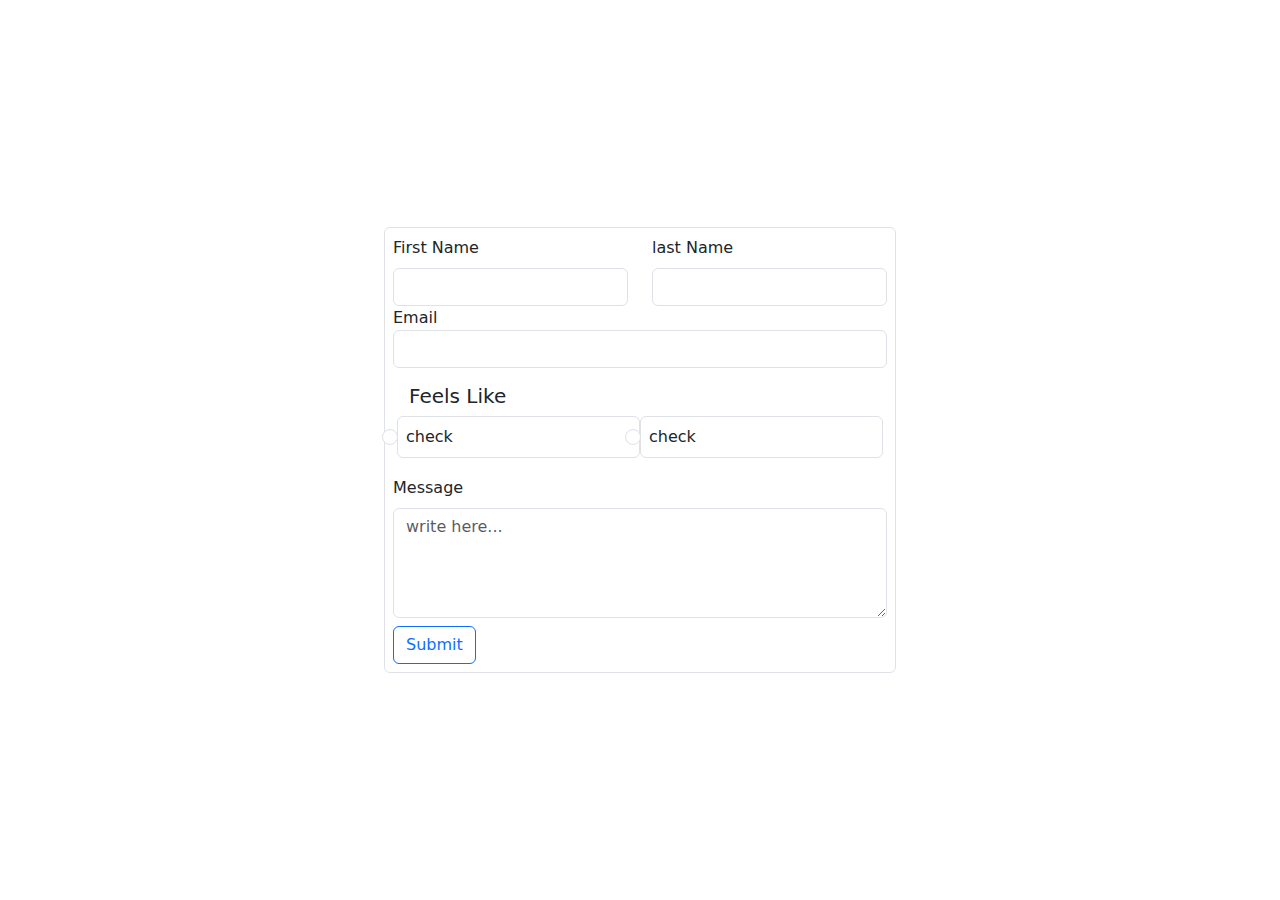
<file: index.html>
<!DOCTYPE html>
<html lang="en">
<head>
  <meta charset="UTF-8">
  <meta name="viewport" content="width=device-width, initial-scale=1.0">
  <title>Freestyling</title>
   <link href="https://cdn.jsdelivr.net/npm/bootstrap@5.3.2/dist/css/bootstrap.min.css" rel="stylesheet">
</head>
<body class="d-flex justify-content-center align-items-center vh-100" >
  <form action="" class="container border rounded p-2 " style="width: 40%;"> 
    <div class="row">

        <div class="col">
          <label for="" class="form-label">First Name</label>
          <input type="text" class="form-control">
        </div>

         <div class="col">
          <label for="" class="form-label">last Name</label>
          <input type="text" class="form-control" required>
          
        </div>

        <div class="col-12">
          <label for="">Email</label>
          <input type="email" class="form-control" required>
        </div>
    </div>

    <div class="row  p-3">
      <h5>Feels Like </h5>
      <div class="col form-check border rounded p-2 ">
            <label for="" class="form-check-label">check</label>
            <input type="checkbox" class="form-check-input rounded-circle">
      </div>
       <div class="col form-check border rounded p-2 ">
            <label for="" class="form-check-label">check</label>
            <input type="checkbox" class="form-check-input rounded-circle">
      </div>
    </div>

    <div class="mb-2">
      <label for="" class="form-label">Message</label>
      <textarea class="form-control" rows="4" placeholder="write here..."></textarea>
    </div>

    <div>
      <button class="btn btn-outline-primary">Submit</button>
    </div>

  </form>

</body>
</html>
</file>
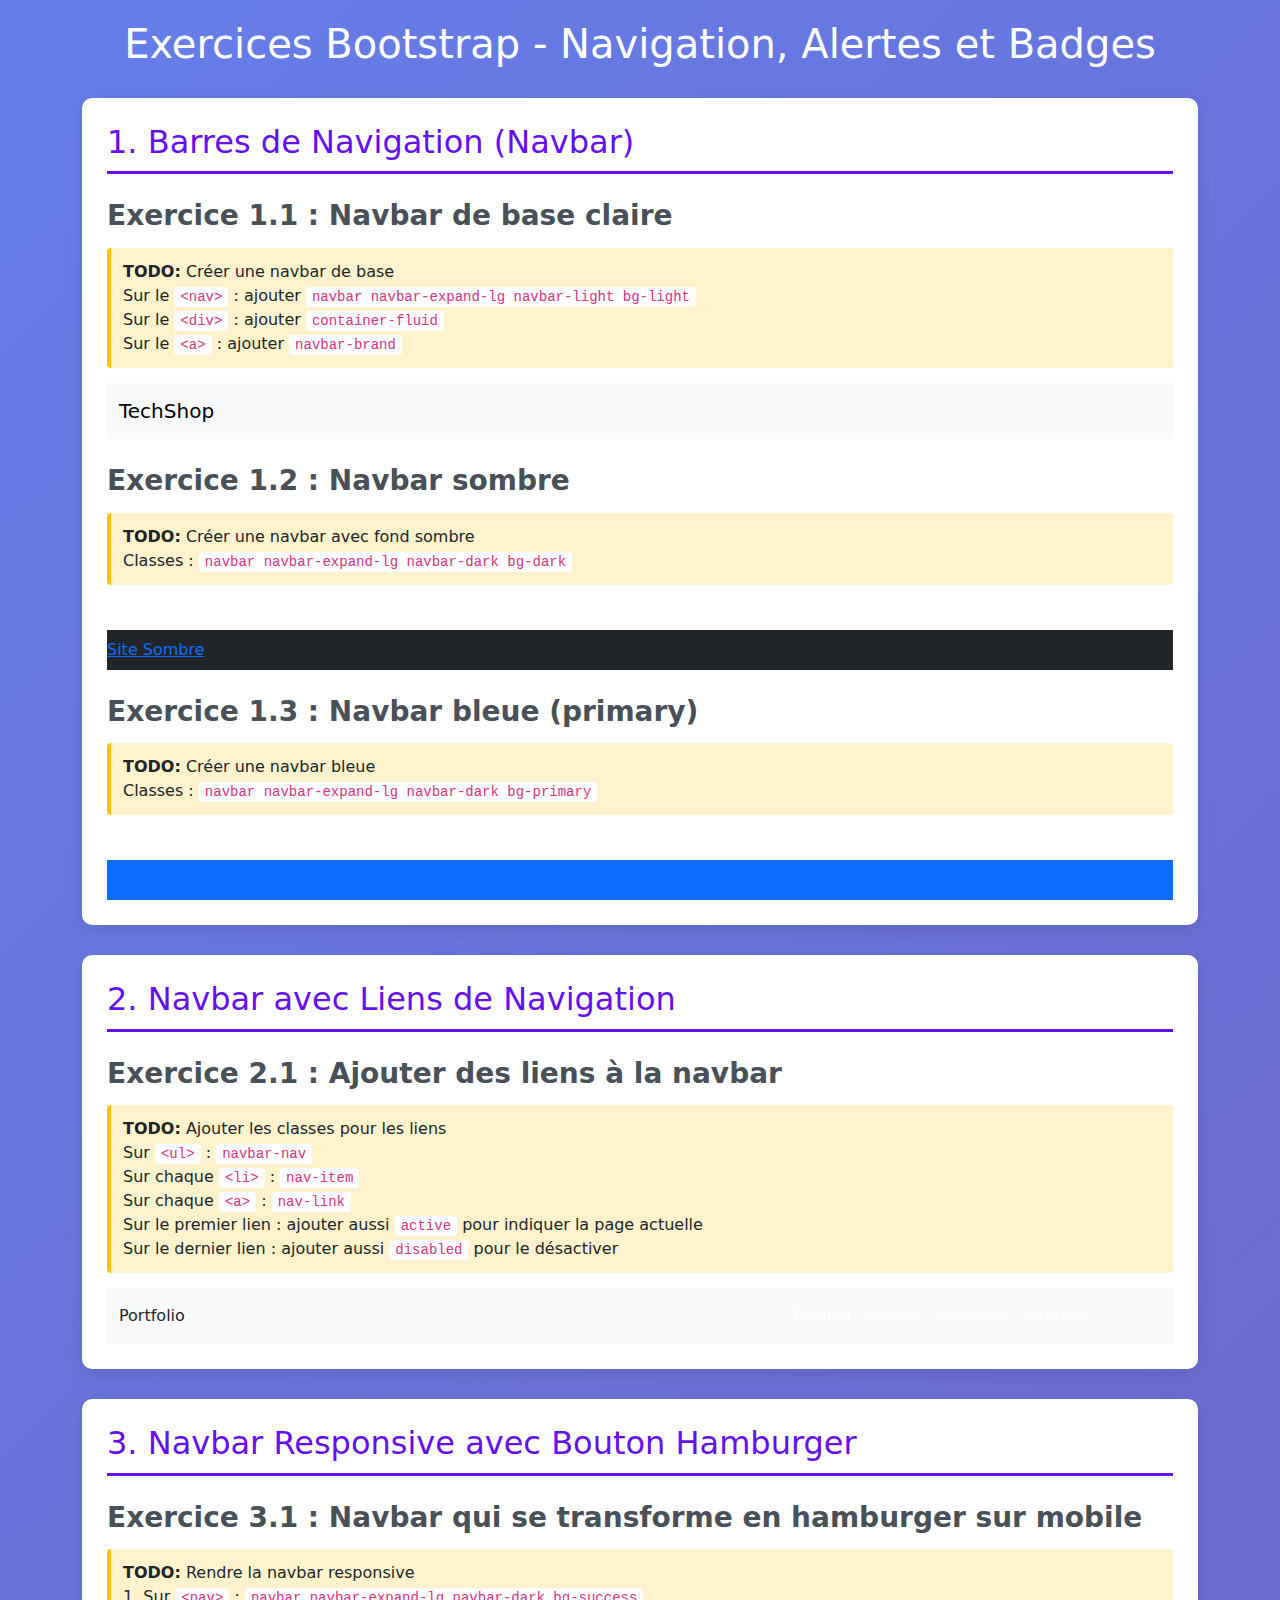
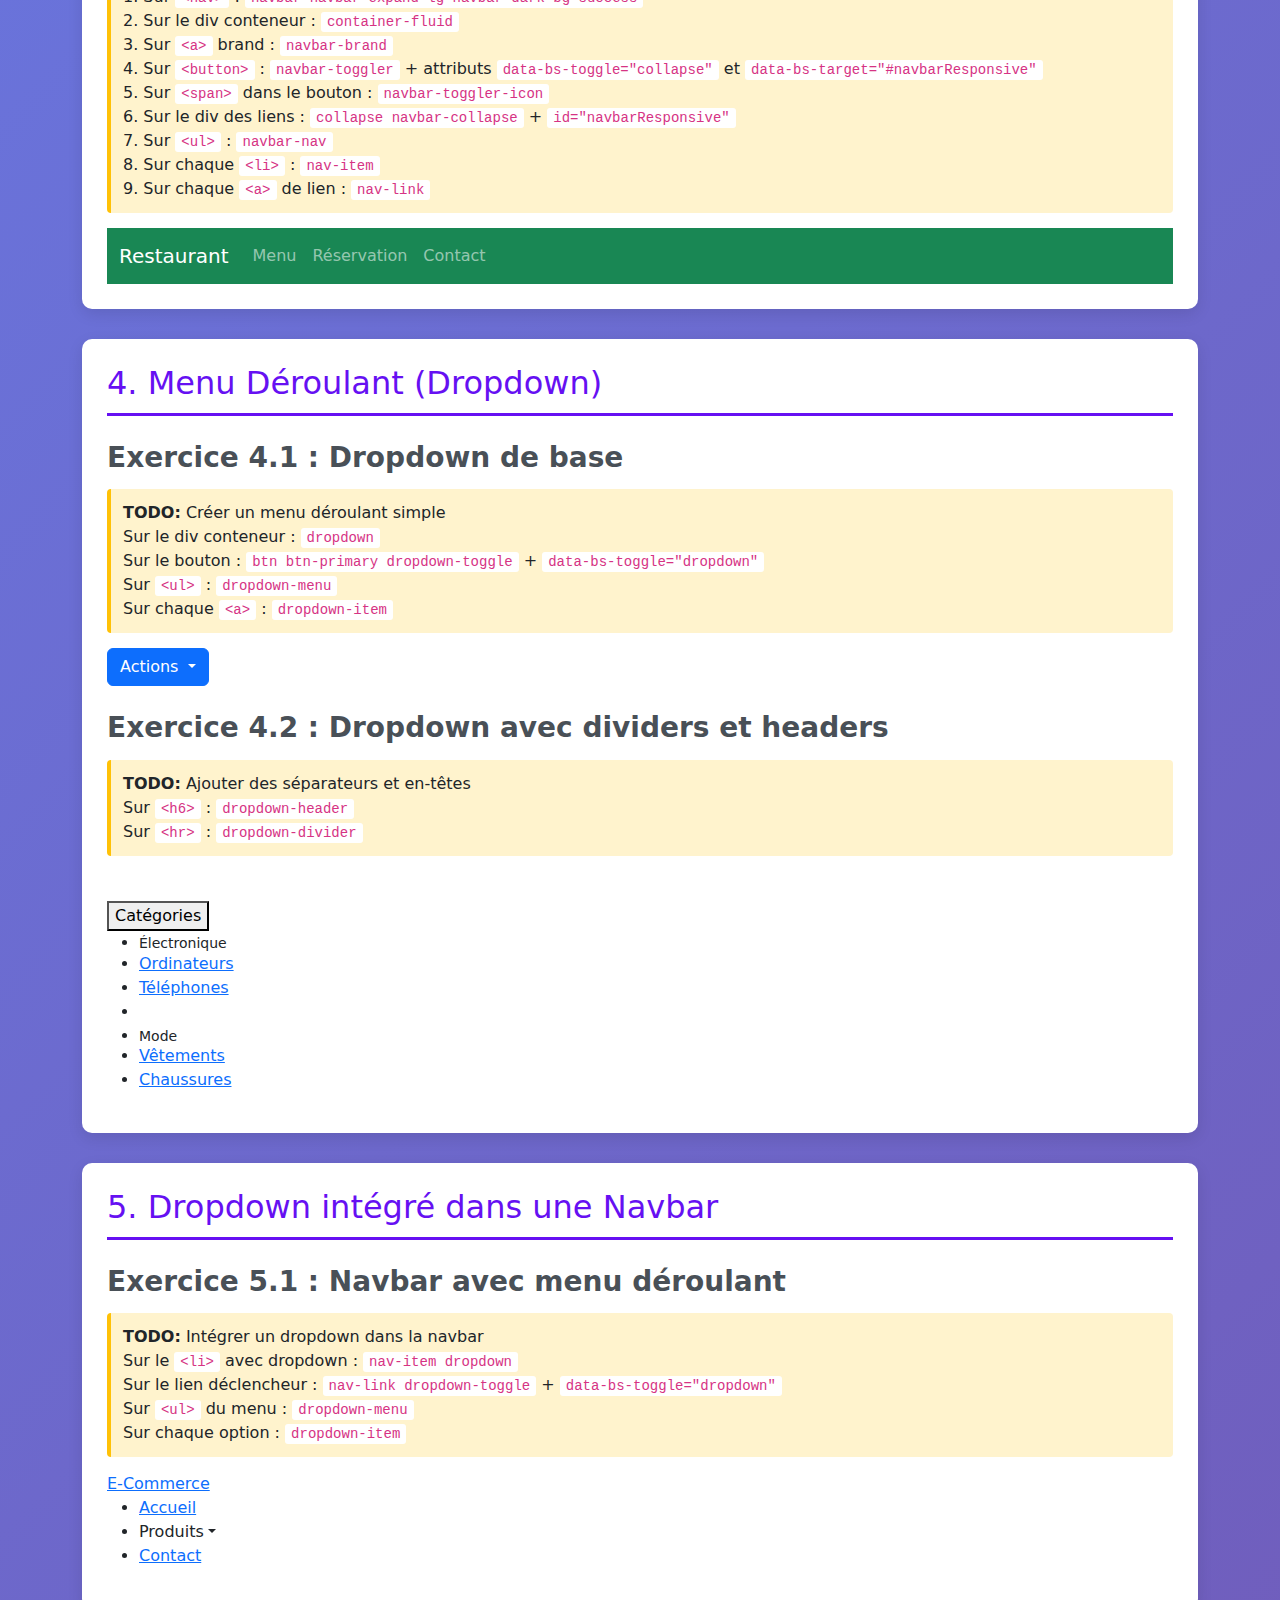
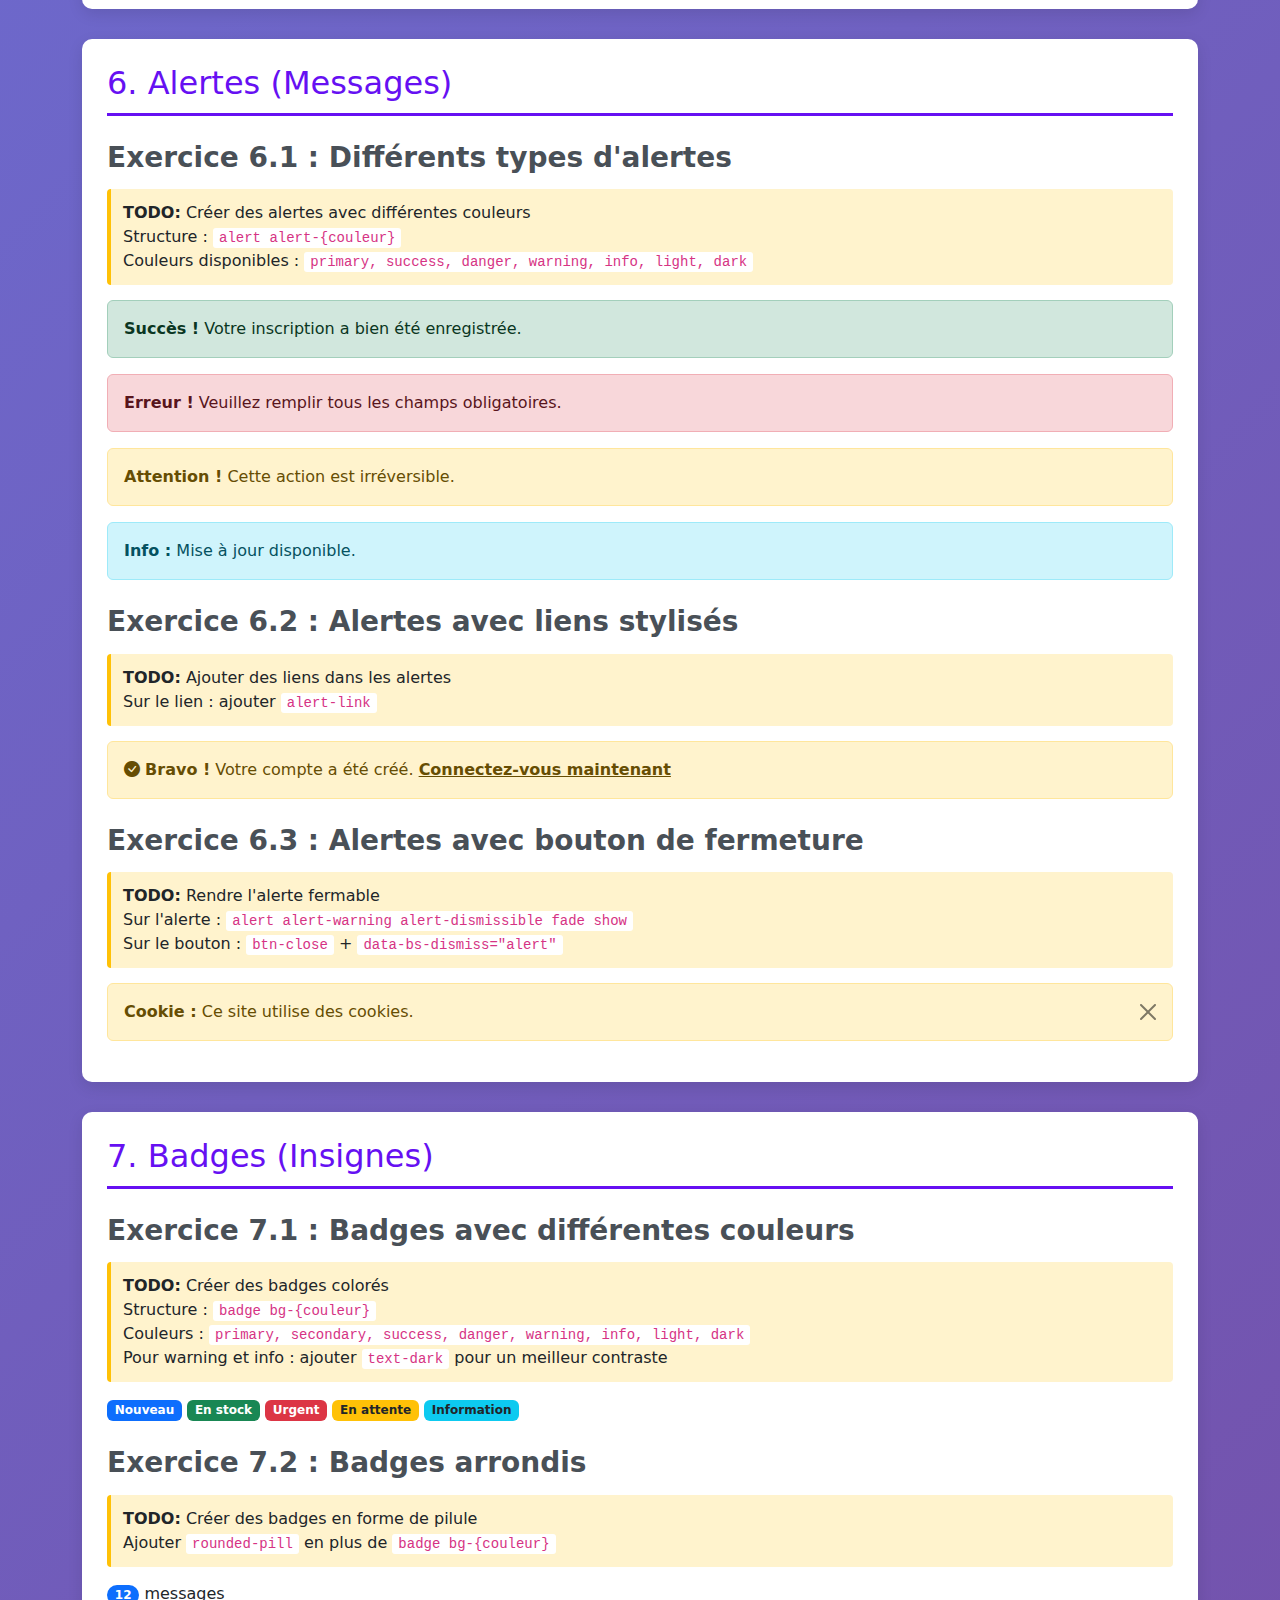
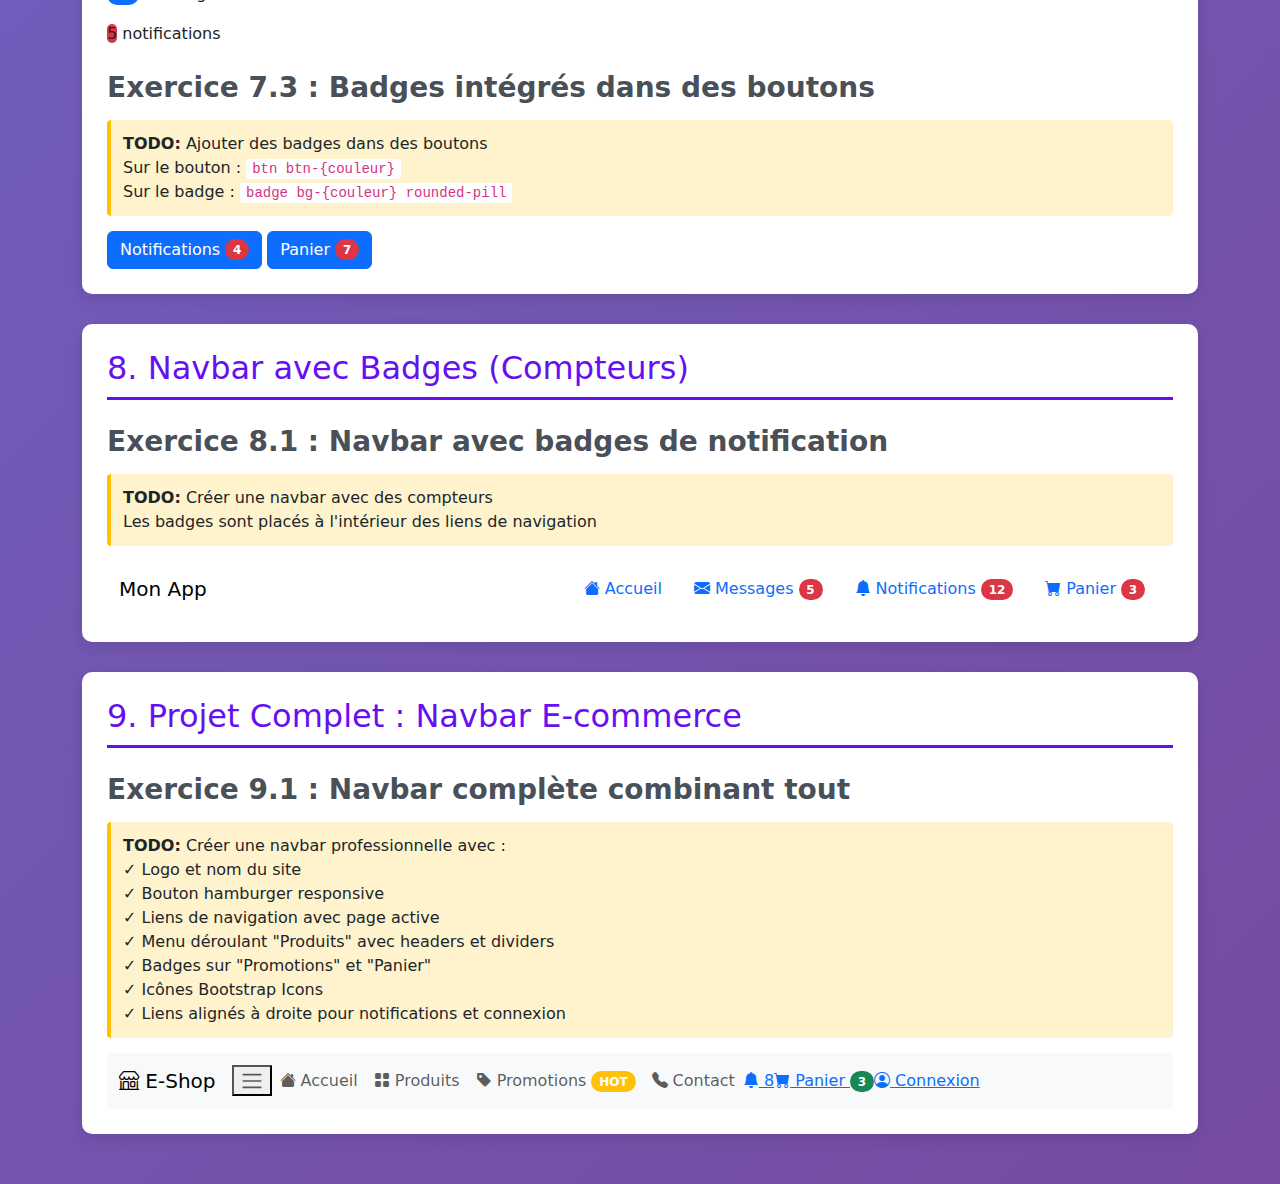
<file: activite/navbar-alertes-badges-exercices.html>
<!DOCTYPE html>
<html lang="fr">
<head>
    <meta charset="UTF-8">
    <meta name="viewport" content="width=device-width, initial-scale=1.0">
    <title>Exercices Bootstrap - Navigation, Alertes et Badges</title>
    
    <!-- Bootstrap CSS -->
    <link href="https://cdn.jsdelivr.net/npm/bootstrap@5.3.0/dist/css/bootstrap.min.css" rel="stylesheet">
    <link rel="stylesheet" href="https://cdn.jsdelivr.net/npm/bootstrap-icons@1.11.0/font/bootstrap-icons.css">
    <link rel="stylesheet" href="bootstrap.min.css">
    <style>
        body {
            background: linear-gradient(135deg, #667eea 0%, #764ba2 100%);
            min-height: 100vh;
            padding: 20px;
        }
        
        .demo-section {
            background-color: white;
            margin-bottom: 30px;
            padding: 25px;
            border-radius: 10px;
            box-shadow: 0 5px 15px rgba(0,0,0,0.1);
        }
        
        .section-title {
            color: #6610f2;
            margin-bottom: 20px;
            padding-bottom: 10px;
            border-bottom: 3px solid #6610f2;
        }
        
        .exercise-title {
            color: #495057;
            margin-top: 25px;
            margin-bottom: 15px;
            font-weight: 600;
        }
        
        .todo-box {
            background-color: #fff3cd;
            border-left: 4px solid #ffc107;
            padding: 12px;
            margin-bottom: 15px;
            border-radius: 4px;
        }
        
        .todo-box code {
            background-color: #fff;
            padding: 2px 6px;
            border-radius: 3px;
            color: #d63384;
        }
        
        .spacer {
            height: 30px;
        }
    </style>
</head>
<body>
    <div class="container">
        <h1 style="text-align: center; color: white; margin-bottom: 30px;">
            Exercices Bootstrap - Navigation, Alertes et Badges
        </h1>
        
        <!-- ========== SECTION 1 : NAVBAR DE BASE ========== -->
        <div class="demo-section">
            <h2 class="section-title">1. Barres de Navigation (Navbar)</h2>
            
            <!-- Exercice 1.1 : Navbar de base -->
            <h3 class="exercise-title">Exercice 1.1 : Navbar de base claire</h3>
            <div class="todo-box">
                <strong>TODO:</strong> Créer une navbar de base<br>
                Sur le <code>&lt;nav&gt;</code> : ajouter <code>navbar navbar-expand-lg navbar-light bg-light</code><br>
                Sur le <code>&lt;div&gt;</code> : ajouter <code>container-fluid</code><br>
                Sur le <code>&lt;a&gt;</code> : ajouter <code>navbar-brand</code>
            </div>
            
            <!-- TODO: Ajouter les classes Bootstrap appropriées -->
            <nav class="navbar navbar-expand-lg navbar-light bg-light">
                <div class="container-fluid">
                    <a href="#" class="navbar-brand">TechShop</a>
                </div>
            </nav>
            
            <!-- Exercice 1.2 : Navbar sombre -->
            <h3 class="exercise-title">Exercice 1.2 : Navbar sombre</h3>
            <div class="todo-box">
                <strong>TODO:</strong> Créer une navbar avec fond sombre<br>
                Classes : <code>navbar navbar-expand-lg navbar-dark bg-dark</code>
            </div>
            
            <div class="spacer"></div>
            
            <!-- TODO: Ajouter les classes Bootstrap appropriées -->
            <nav class="navbar navbar-expand-lg navbar-dark bg-dark">
                <div>
                    <a href="#">Site Sombre</a>
                </div>
            </nav>
            
            <!-- Exercice 1.3 : Navbar avec couleur primaire -->
            <h3 class="exercise-title">Exercice 1.3 : Navbar bleue (primary)</h3>
            <div class="todo-box">
                <strong>TODO:</strong> Créer une navbar bleue<br>
                Classes : <code>navbar navbar-expand-lg navbar-dark bg-primary</code>
            </div>
            
            <div class="spacer"></div>
            
            <!-- TODO: Ajouter les classes Bootstrap appropriées -->
            <nav class="navbar navbar-expand-lg navbar-dark bg-primary">
                <div>
                    <a href="#">Mon Application</a>
                </div>
            </nav>
        </div>
        
        <!-- ========== SECTION 2 : NAVBAR AVEC LIENS ========== -->
        <div class="demo-section">
            <h2 class="section-title">2. Navbar avec Liens de Navigation</h2>
            
            <h3 class="exercise-title">Exercice 2.1 : Ajouter des liens à la navbar</h3>
            <div class="todo-box">
                <strong>TODO:</strong> Ajouter les classes pour les liens<br>
                Sur <code>&lt;ul&gt;</code> : <code>navbar-nav</code><br>
                Sur chaque <code>&lt;li&gt;</code> : <code>nav-item</code><br>
                Sur chaque <code>&lt;a&gt;</code> : <code>nav-link</code><br>
                Sur le premier lien : ajouter aussi <code>active</code> pour indiquer la page actuelle<br>
                Sur le dernier lien : ajouter aussi <code>disabled</code> pour le désactiver
            </div>
            
            <!-- TODO: Ajouter les classes Bootstrap appropriées -->
            <nav class="navbar navbar-expand-lg navbar-dark bg-light">
                <div class="container-fluid">
                    <a href="#" class="nav-link">Portfolio</a>
                    <ul class="navbar-nav">
                        <li class="nav-item"><a href="#" class="nav-link active">Accueil</a></li>
                        <li class="nav-item"><a href="#" class="nav-link">Projets</a></li>
                        <li class="nav-item"><a href="#" class="nav-link">À propos</a></li>
                        <li class="nav-item"><a href="#" class="nav-link">Contact</a></li>
                        <li class="nav-item"><a href="#" class="nav-link disabled">Admin</a></li>
                    </ul>
                </div>
            </nav>
        </div>
        
        <!-- ========== SECTION 3 : NAVBAR RESPONSIVE ========== -->
        <div class="demo-section">
            <h2 class="section-title">3. Navbar Responsive avec Bouton Hamburger</h2>
            
            <h3 class="exercise-title">Exercice 3.1 : Navbar qui se transforme en hamburger sur mobile</h3>
            <div class="todo-box">
                <strong>TODO:</strong> Rendre la navbar responsive<br>
                1. Sur <code>&lt;nav&gt;</code> : <code>navbar navbar-expand-lg navbar-dark bg-success</code><br>
                2. Sur le div conteneur : <code>container-fluid</code><br>
                3. Sur <code>&lt;a&gt;</code> brand : <code>navbar-brand</code><br>
                4. Sur <code>&lt;button&gt;</code> : <code>navbar-toggler</code> + attributs <code>data-bs-toggle="collapse"</code> et <code>data-bs-target="#navbarResponsive"</code><br>
                5. Sur <code>&lt;span&gt;</code> dans le bouton : <code>navbar-toggler-icon</code><br>
                6. Sur le div des liens : <code>collapse navbar-collapse</code> + <code>id="navbarResponsive"</code><br>
                7. Sur <code>&lt;ul&gt;</code> : <code>navbar-nav</code><br>
                8. Sur chaque <code>&lt;li&gt;</code> : <code>nav-item</code><br>
                9. Sur chaque <code>&lt;a&gt;</code> de lien : <code>nav-link</code>
            </div>
            
            <!-- TODO: Ajouter toutes les classes Bootstrap nécessaires -->
            <nav class="navbar navbar-expand-lg navbar-dark bg-success">
                <div class="container-fluid">
                    <a href="#" class="navbar-brand">Restaurant</a>
                    
                    <!-- Bouton hamburger pour mobile -->
                    <button type="button" class="navbar-toggler" data-bs-toggle="collapse" data-bs-target="#navbarResponsive" >
                        <span class="navbar-toggler-icon"></span>
                    </button>
                    
                    <!-- Contenu qui se cache/affiche -->
                    <div class="collapse navbar-collapse" id="navbarResponsive">
                        <ul class="navbar-nav">
                            <li class="nav-item"><a class="nav-link" href="#" >Menu</a></li>
                            <li class="nav-item"><a class="nav-link" href="#" >Réservation</a></li>
                            <li class="nav-item"><a class="nav-link" href="#" >Contact</a></li>
                        </ul>
                    </div>
                </div>
            </nav>
        </div>
        
        <!-- ========== SECTION 4 : DROPDOWN (MENU DÉROULANT) ========== -->
        <div class="demo-section">
            <h2 class="section-title">4. Menu Déroulant (Dropdown)</h2>
            
            <!-- Exercice 4.1 : Dropdown simple -->
            <h3 class="exercise-title">Exercice 4.1 : Dropdown de base</h3>
            <div class="todo-box">
                <strong>TODO:</strong> Créer un menu déroulant simple<br>
                Sur le div conteneur : <code>dropdown</code><br>
                Sur le bouton : <code>btn btn-primary dropdown-toggle</code> + <code>data-bs-toggle="dropdown"</code><br>
                Sur <code>&lt;ul&gt;</code> : <code>dropdown-menu</code><br>
                Sur chaque <code>&lt;a&gt;</code> : <code>dropdown-item</code>
            </div>
            
            <!-- TODO: Ajouter les classes Bootstrap appropriées -->
            <div class="dropdown">
                <button type="button" class="btn btn-primary dropdown-toggle" data-bs-toggle="dropdown">
                    Actions
                </button>
                <ul class="dropdown-menu">
                    <li><a href="#" class="dropdown-item">Modifier</a></li>
                    <li><a href="#" class="dropdown-item">Supprimer</a></li>
                    <li><a href="#" class="dropdown-item">Archiver</a></li>
                </ul>
            </div>
            
            <!-- Exercice 4.2 : Dropdown avec séparateurs -->
            <h3 class="exercise-title">Exercice 4.2 : Dropdown avec dividers et headers</h3>
            <div class="todo-box">
                <strong>TODO:</strong> Ajouter des séparateurs et en-têtes<br>
                Sur <code>&lt;h6&gt;</code> : <code>dropdown-header</code><br>
                Sur <code>&lt;hr&gt;</code> : <code>dropdown-divider</code>
            </div>
            
            <div class="spacer"></div>
            
            <!-- TODO: Ajouter les classes Bootstrap appropriées -->
            <div>
                <button type="button">
                    Catégories
                </button>
                <ul>
                    <li><h6 class="dropdown-header">Électronique</h6></li>
                    <li><a href="#">Ordinateurs</a></li>
                    <li><a href="#">Téléphones</a></li>
                    <li><hr class="dropdown-divider"></li>
                    <li><h6 class="dropdown-header">Mode</h6></li>
                    <li><a href="#">Vêtements</a></li>
                    <li><a href="#">Chaussures</a></li>
                </ul>
            </div>
        </div>
        
        <!-- ========== SECTION 5 : DROPDOWN DANS NAVBAR ========== -->
        <div class="demo-section">
            <h2 class="section-title">5. Dropdown intégré dans une Navbar</h2>
            
            <h3 class="exercise-title">Exercice 5.1 : Navbar avec menu déroulant</h3>
            <div class="todo-box">
                <strong>TODO:</strong> Intégrer un dropdown dans la navbar<br>
                Sur le <code>&lt;li&gt;</code> avec dropdown : <code>nav-item dropdown</code><br>
                Sur le lien déclencheur : <code>nav-link dropdown-toggle</code> + <code>data-bs-toggle="dropdown"</code><br>
                Sur <code>&lt;ul&gt;</code> du menu : <code>dropdown-menu</code><br>
                Sur chaque option : <code>dropdown-item</code>
            </div>
            
            <!-- TODO: Ajouter toutes les classes nécessaires -->
            <nav>
                <div>
                    <a href="#">E-Commerce</a>
                    <ul>
                        <li class="nav-item dropdown"><a href="#" >Accueil</a></li>
                        
                        <!-- Menu déroulant -->
                        <li>
                            <a href="#" class="nav-link dropdown-toggle" data-bs-toggle="dropdown">Produits</a>
                            <ul class="dropdown-menu">
                                <li class="dropdown-item"><a href="#">Ordinateurs</a></li>
                                <li class="dropdown-item"><a href="#">Téléphones</a></li>
                                <li class="dropdown-item"><a href="#">Accessoires</a></li>
                            </ul>
                        </li>
                        
                        <li><a href="#">Contact</a></li>
                    </ul>
                </div>
            </nav>
        </div>
        
        <!-- ========== SECTION 6 : ALERTES ========== -->
        <div class="demo-section">
            <h2 class="section-title">6. Alertes (Messages)</h2>
            
            <!-- Exercice 6.1 : Alertes colorées -->
            <h3 class="exercise-title">Exercice 6.1 : Différents types d'alertes</h3>
            <div class="todo-box">
                <strong>TODO:</strong> Créer des alertes avec différentes couleurs<br>
                Structure : <code>alert alert-{couleur}</code><br>
                Couleurs disponibles : <code>primary, success, danger, warning, info, light, dark</code>
            </div>
            
            <!-- TODO: Ajouter class="alert alert-success" -->
            <div class="alert alert-success">
                <strong >Succès !</strong> Votre inscription a bien été enregistrée.
            </div>
            
            <!-- TODO: Ajouter class="alert alert-danger" -->
            <div class="alert alert-danger">
                <strong >Erreur !</strong> Veuillez remplir tous les champs obligatoires.
            </div>
            
            <!-- TODO: Ajouter class="alert alert-warning" -->
            <div  class="alert alert-warning">
                <strong>Attention !</strong> Cette action est irréversible.
            </div>
            
            <!-- TODO: Ajouter class="alert alert-info" -->
            <div class="alert alert-info">
                <strong >Info :</strong> Mise à jour disponible.
            </div>
            
            <!-- Exercice 6.2 : Alertes avec liens -->
            <h3 class="exercise-title">Exercice 6.2 : Alertes avec liens stylisés</h3>
            <div class="todo-box">
                <strong>TODO:</strong> Ajouter des liens dans les alertes<br>
                Sur le lien : ajouter <code>alert-link</code>
            </div>
            
            <!-- TODO: Ajouter les classes appropriées -->
            <div class="alert alert-warning alert-dismissible fade show">
                <i class="bi bi-check-circle-fill"></i>
                <strong>Bravo !</strong> Votre compte a été créé. 
                <a href="#" class="alert-link">Connectez-vous maintenant</a>
            </div>
            
            <!-- Exercice 6.3 : Alertes fermables -->
            <h3 class="exercise-title">Exercice 6.3 : Alertes avec bouton de fermeture</h3>
            <div class="todo-box">
                <strong>TODO:</strong> Rendre l'alerte fermable<br>
                Sur l'alerte : <code>alert alert-warning alert-dismissible fade show</code><br>
                Sur le bouton : <code>btn-close</code> + <code>data-bs-dismiss="alert"</code>
            </div>
            
            <!-- TODO: Ajouter les classes appropriées -->
            <div class="alert alert-warning alert-dismissible fade show">
                <strong>Cookie :</strong> Ce site utilise des cookies.
                <button type="button" class="btn-close" data-bs-dismiss="alert"></button>
            </div>
        </div>
        
        <!-- ========== SECTION 7 : BADGES ========== -->
        <div class="demo-section">
            <h2 class="section-title">7. Badges (Insignes)</h2>
            
            <!-- Exercice 7.1 : Badges colorés -->
            <h3 class="exercise-title">Exercice 7.1 : Badges avec différentes couleurs</h3>
            <div class="todo-box">
                <strong>TODO:</strong> Créer des badges colorés<br>
                Structure : <code>badge bg-{couleur}</code><br>
                Couleurs : <code>primary, secondary, success, danger, warning, info, light, dark</code><br>
                Pour warning et info : ajouter <code>text-dark</code> pour un meilleur contraste
            </div>
            
            <!-- TODO: Ajouter class="badge bg-primary" -->
            <span class="badge bg-primary">Nouveau</span>
            
            <!-- TODO: Ajouter class="badge bg-success" -->
            <span class=" badge bg-success">En stock</span>
            
            <!-- TODO: Ajouter class="badge bg-danger" -->
            <span class=" badge bg-danger">Urgent</span>
            
            <!-- TODO: Ajouter class="badge bg-warning text-dark" -->
            <span class="badge bg-warning text-dark">En attente</span>
            
            <!-- TODO: Ajouter class="badge bg-info text-dark" -->
            <span class="badge bg-info text-dark">Information</span>
            
            <!-- Exercice 7.2 : Badges arrondis (pilule) -->
            <h3 class="exercise-title">Exercice 7.2 : Badges arrondis</h3>
            <div class="todo-box">
                <strong>TODO:</strong> Créer des badges en forme de pilule<br>
                Ajouter <code>rounded-pill</code> en plus de <code>badge bg-{couleur}</code>
            </div>
            
            <p>
                <!-- TODO: Ajouter class="badge bg-primary rounded-pill" -->
                <span class="badge bg-primary rounded-pill">12</span> messages
            </p>
            
            <p>
                <!-- TODO: Ajouter class="badge bg-danger rounded-pill" -->
                <span class=" bg-danger rounded-pill">5</span> notifications
            </p>
            
            <!-- Exercice 7.3 : Badges dans des boutons -->
            <h3 class="exercise-title">Exercice 7.3 : Badges intégrés dans des boutons</h3>
            <div class="todo-box">
                <strong>TODO:</strong> Ajouter des badges dans des boutons<br>
                Sur le bouton : <code>btn btn-{couleur}</code><br>
                Sur le badge : <code>badge bg-{couleur} rounded-pill</code>
            </div>
            
            <!-- TODO: Ajouter les classes appropriées -->
            <button type="button" class="btn btn-primary">
                Notifications <span class="badge bg-danger rounded-pill">4</span>
            </button>
            
            <!-- TODO: Ajouter les classes appropriées -->
            <button type="button" class="btn btn-primary">
                Panier <span class="badge bg-danger rounded-pill">7</span>
            </button>
        </div>
        
        <!-- ========== SECTION 8 : NAVBAR AVEC BADGES ========== -->
        <div class="demo-section">
            <h2 class="section-title">8. Navbar avec Badges (Compteurs)</h2>
            
            <h3 class="exercise-title">Exercice 8.1 : Navbar avec badges de notification</h3>
            <div class="todo-box">
                <strong>TODO:</strong> Créer une navbar avec des compteurs<br>
                Les badges sont placés à l'intérieur des liens de navigation
            </div>
            
            <!-- TODO: Ajouter toutes les classes nécessaires -->
            <nav class=" navbar navbar-expand-lg">
                <div class="container-fluid">
                    <a href="#" class="navbar-brand">Mon App</a>
                    <ul class="nav ">
                        <li class="nav-item">
                            <a href="#" class="nav-link">
                                <i class="bi bi-house-fill"></i> Accueil
                            </a>
                        </li>
                        <li class="nav-item">
                            <a href="#" class="nav-link">
                                <i class="bi bi-envelope-fill"></i> Messages
                                <span class="badge bg-danger rounded-pill">5</span>
                            </a>
                        </li>
                        <li class="nav-item">
                            <a href="#" class="nav-link">
                                <i class="bi bi-bell-fill"></i> Notifications
                                <span class="badge bg-danger rounded-pill">12</span>
                            </a>
                        </li>
                        <li class="nav-item">
                            <a href="#" class="nav-link">
                                <i class="bi bi-cart-fill"></i> Panier
                                <span class="badge bg-danger rounded-pill">3</span>
                            </a>
                        </li>
                    </ul>
                </div>
            </nav>
        </div>
        
        <!-- ========== SECTION 9 : PROJET COMPLET ========== -->
        <div class="demo-section">
            <h2 class="section-title">9. Projet Complet : Navbar E-commerce</h2>
            
            <h3 class="exercise-title">Exercice 9.1 : Navbar complète combinant tout</h3>
            <div class="todo-box">
                <strong>TODO:</strong> Créer une navbar professionnelle avec :<br>
                ✓ Logo et nom du site<br>
                ✓ Bouton hamburger responsive<br>
                ✓ Liens de navigation avec page active<br>
                ✓ Menu déroulant "Produits" avec headers et dividers<br>
                ✓ Badges sur "Promotions" et "Panier"<br>
                ✓ Icônes Bootstrap Icons<br>
                ✓ Liens alignés à droite pour notifications et connexion
            </div>
            
            <!-- TODO: Compléter cette navbar avec TOUTES les classes nécessaires -->
            <nav class="navbar navbar-expand-lg navbar-light bg-light">
                <div class="container-fluid">
                    <a href="#" class="navbar-brand">
                        <i class="bi bi-shop"></i> E-Shop
                    </a>
                    
                    <button type="button" class="navbar-toggle" data-bs-toggle="collapse" data-bs-target="#navbarResponsive">
                        <span class="navbar-toggler-icon" id="navbarResponsive" ></span>
                    </button>
                    
                    <div class="collapse navbar-collapse " id="navbarResponsive">
                        <!-- Liens principaux à gauche -->
                        <ul class="navbar-nav">
                            <li class="nav-item">
                                <a href="#" class="nav-link">
                                    <i class="bi bi-house-fill"></i> Accueil
                                </a>
                            </li>
                            
                            <!-- Dropdown Produits -->
                            <li class="nav-item">
                                <a href="#" class="nav-link">
                                    <i class="bi bi-grid-fill"></i> Produits
                                </a>
                                <ul class="dropdown-menu">
                                    <li><h6 class="dropdown-header">Électronique</h6></li>
                                    <li><a href="#" class="dropdown-item">Ordinateurs</a></li>
                                    <li><a href="#" class="dropdown-item">Téléphones</a></li>
                                    <li><hr class="dropdown-divider"></li>
                                    <li><h6 class="dropdown-header">Mode</h6></li>
                                    <li><a href="#" class="dropdown-item">Vêtements</a></li>
                                    <li><a href="#" class="dropdown-item">Chaussures</a></li>
                                </ul>
                            </li>
                            
                            <li class="nav-item">
                                <a href="#" class="nav-link">
                                    <i class="bi bi-tag-fill"></i> Promotions
                                    <span class="badge bg-warning rounded-pill">HOT</span>
                                </a>
                            </li>
                            
                            <li class="nav-item">
                                <a href="#" class="nav-link">
                                    <i class="bi bi-telephone-fill"></i> Contact
                                </a>
                            </li>
                        </ul>
                        
                        <!-- Liens utilisateur à droite -->
                        <ul class="navbar nav">
                            <li class="navbar-item">
                                <a href="#" class="navbar-link">
                                    <i class="bi bi-bell-fill"></i>
                                    <span>8</span>
                                </a>
                            </li>
                            <li class="navbar-item">
                                <a href="#" class="navbar-link">
                                    <i class="bi bi-cart-fill"></i> Panier
                                    <span class="badge bg-success rounded-pill">3</span>
                                </a>
                            </li>
                            <li class="navbar-item">
                                <a href="#" class="navbar-link">
                                    <i class="bi bi-person-circle"></i> Connexion
                                </a>
                            </li>
                        </ul>
                    </div>
                </div>
            </nav>
        </div>
        
    </div>

    <!-- Bootstrap JS -->
     <script src="bootstrap.bundle.min.js"></script>
    <script src="https://cdn.jsdelivr.net/npm/bootstrap@5.3.0/dist/js/bootstrap.bundle.min.js"></script>
</body>
</html>
</file>
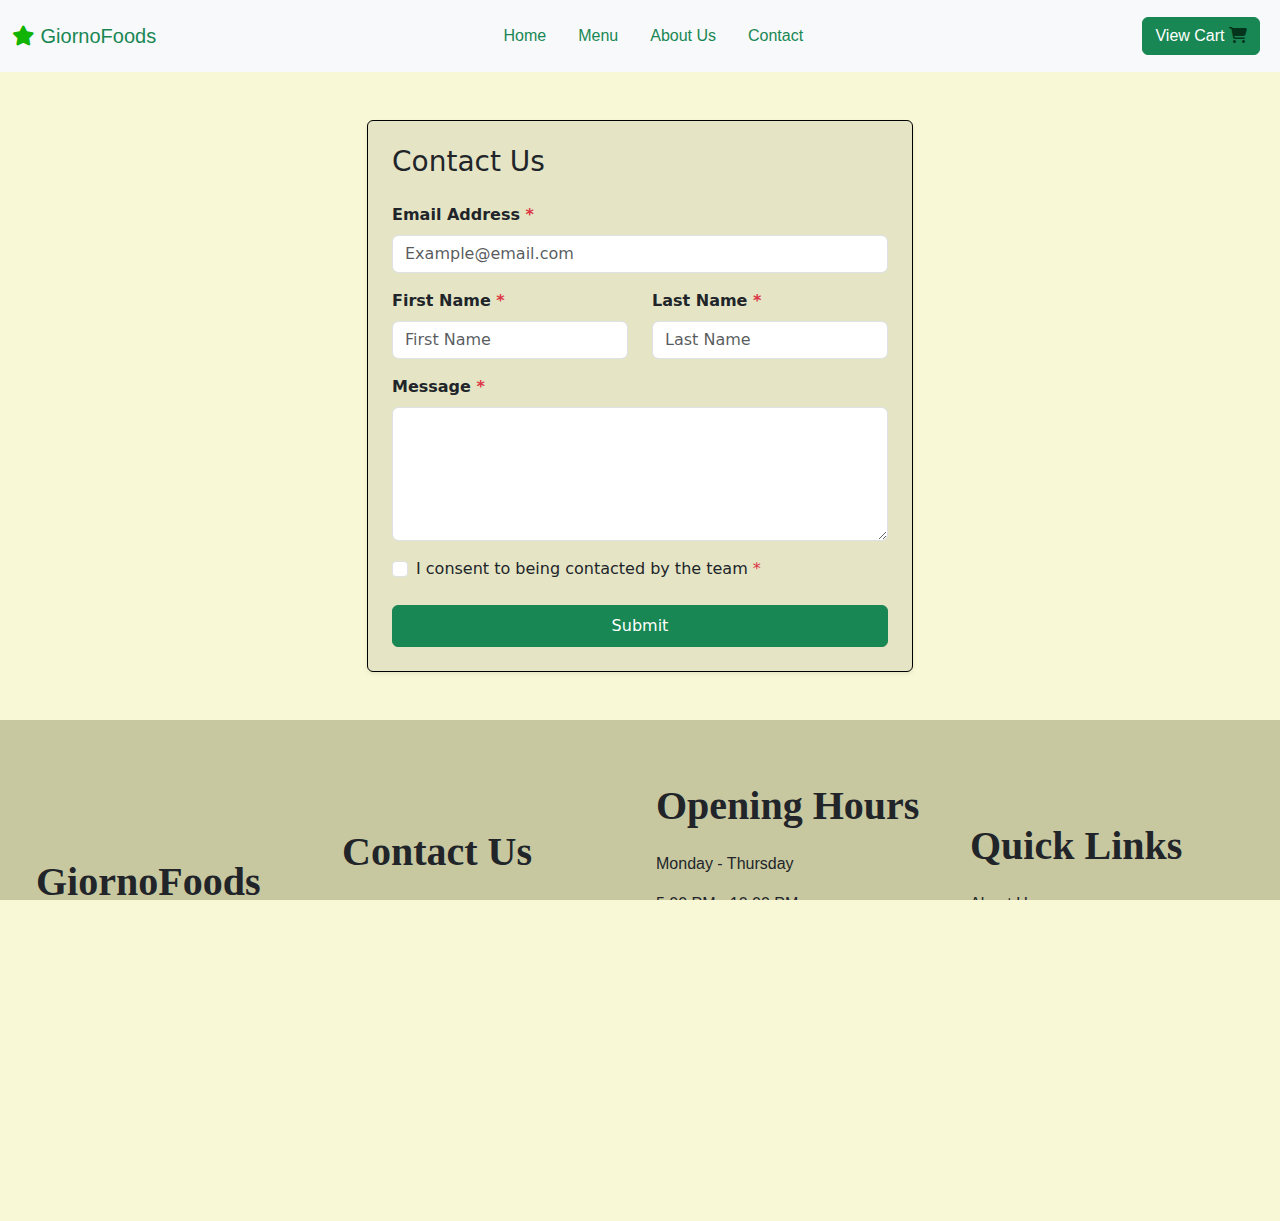
<file: Project Class/ContactUs.html>
<!DOCTYPE html>
<html lang="fr">
<head>
  <meta charset="UTF-8">
  <title>Contact Us</title>
  
  <!-- Bootstrap CSS -->
  <link href="https://cdn.jsdelivr.net/npm/bootstrap@5.3.2/dist/css/bootstrap.min.css" rel="stylesheet">
  <link rel="stylesheet" href="https://cdnjs.cloudflare.com/ajax/libs/font-awesome/6.5.1/css/all.min.css">
  <link rel="stylesheet" href="style.css">
  <title>GiornoFoods|ContactUs</title>
  
</head>
<body class="">
    <header>
        <nav class="navbar navbar-expand-sm navbar-light bg-light Nav">
            <div class="container-fluid">
                <a href="#" class="navbar-brand body-txt text-success"><i class="fa-solid fa-star" style="color: #11b402;"></i> GiornoFoods</a>
                <button type="button" data-bs-toggle="collapse" data-bs-target="#navbar-menu" class="navbar-toggler">
                    <span class="navbar-toggler-icon"></span>
                </button>
                <div class="collapse navbar-collapse" id="navbar-menu">

                <ul class="navbar-nav m-auto">
                    <li class="nav-item body-txt"><a href="index.html"  class="nav-link text-success p-3 active">Home</a></li>
                    <li class="nav-item body-txt"><a href="Menu.html"  class="nav-link text-success p-3">Menu </a></li>
                    <li class="nav-item body-txt"><a href="AboutUs.html"  class="nav-link text-success p-3"> About Us</a></li>
                    <li class="nav-item body-txt"><a href="ContactUs.html"  class="nav-link text-success p-3">Contact </a></li>
                </ul>

                 <button class="btn btn-success m-2 body-txt" id="btn">  View Cart <i class="fa-solid fa-cart-shopping" style="color: #04351c;"></i></button>
                </div>
            </div>
        </nav>
    </header>
<div class="container mt-5 mb-5">
  <div class="row justify-content-center">
    <div class="col-md-6">

        <form class="p-4 rounded shadow-sm bg" id="form">

        <h3 class="mb-4">Contact Us</h3>

        <!-- Email Address -->
        <div class="mb-3">
          <label for="email" class="form-label fw-semibold">
            Email Address <span class="text-danger">*</span>
          </label>
          <input type="email" class="form-control" id="email" placeholder="Example@email.com" required>
        </div>

        <!-- First Name and Last Name -->
        <div class="row mb-3">
          <div class="col-md-6">
            <label for="first-name" class="form-label fw-semibold">
              First Name <span class="text-danger">*</span>
            </label>
            <input type="text" class="form-control" id="first-name" placeholder="First Name" required>
          </div>
          <div class="col-md-6">
            <label for="last-name" class="form-label fw-semibold">
              Last Name <span class="text-danger">*</span>
            </label>
            <input type="text" class="form-control" id="last-name" placeholder="Last Name" required>
          </div>
        </div>

        <!-- Message -->
        <div class="mb-3">
          <label for="message" class="form-label fw-semibold">
            Message <span class="text-danger">*</span>
          </label>
          <textarea class="form-control" id="message" rows="5" required></textarea>
        </div>

        <!-- Consent -->
        <div class="form-check mb-4">
          <input class="form-check-input" type="checkbox" id="consent" required>
          <label class="form-check-label" for="consent">
            I consent to being contacted by the team <span class="text-danger">*</span>
          </label>
        </div>

        <!-- Submit Button -->
        <button type="submit" class="btn btn-success w-100 py-2 ">
          Submit
        </button>

      </form>
    </div>
  </div>
</div>

 <footer class="c2">
        <div class="container-fluid p-3">
            <div class="row align-items-center p-3 ">
                <div class="col-md col-12 p-3">
                    <p class="heading fs-1">GiornoFoods</p>
                    <p class="body-txt">Bringing the authentic flavors of Italy to your table since <br> 2010.</p>
                </div>
                <div class="col-md col-12 p-3">
                    <p class="heading fs-1">Contact Us</p>
                    <p class="body-txt "><i class="fa-solid fa-location-dot p-1" style="color: #000000;" ></i>  123 Italian Street, Little Italy, NY 10013</p>
                    <p class="body-txt "><i class="fa-solid fa-phone p-1" style="color: #000000;"></i> (123) 456-7890</p>
                    <p class="body-txt "><i class="fa-solid fa-at p-1" style="color: #000000;"></i> info@lacucina.com</p>
                </div>
                <div class="col-md col-12 p-4">
                    <p class="heading fs-1">Opening Hours</p>
                    <p class="body-txt ">Monday - Thursday</p>
                    <p class="body-txt ">5:00 PM - 10:00 PM</p>
                    <p class="body-txt ">Friday - Saturday</p>
                    <p class="body-txt ">5:00 PM - 11:00 PM</p>
                    <p class="body-txt ">Sunday</p>
                    <p class="body-txt ">4:00 PM - 9:00 PM</p>
                </div>
                <div class="col-md col-12 p-3">
                    <p class="heading fs-1">Quick Links</p>
                    <p class="body-txt">About Us</p>
                    <p class="body-txt">Menu</p>
                    <p class="body-txt">Contact</p>
                    <p class="body-txt">Home</p>
                </div>
            </div>
            <hr>
            <div class="d-flex justify-content-center">
                <p> © 2026 GiornoFoods. All Rights reserved.</p>
            </div>
        </div>
     </footer>

<!-- Bootstrap JS -->
<script src="https://cdn.jsdelivr.net/npm/bootstrap@5.3.2/dist/js/bootstrap.bundle.min.js"></script>
</body>
</html>
</file>
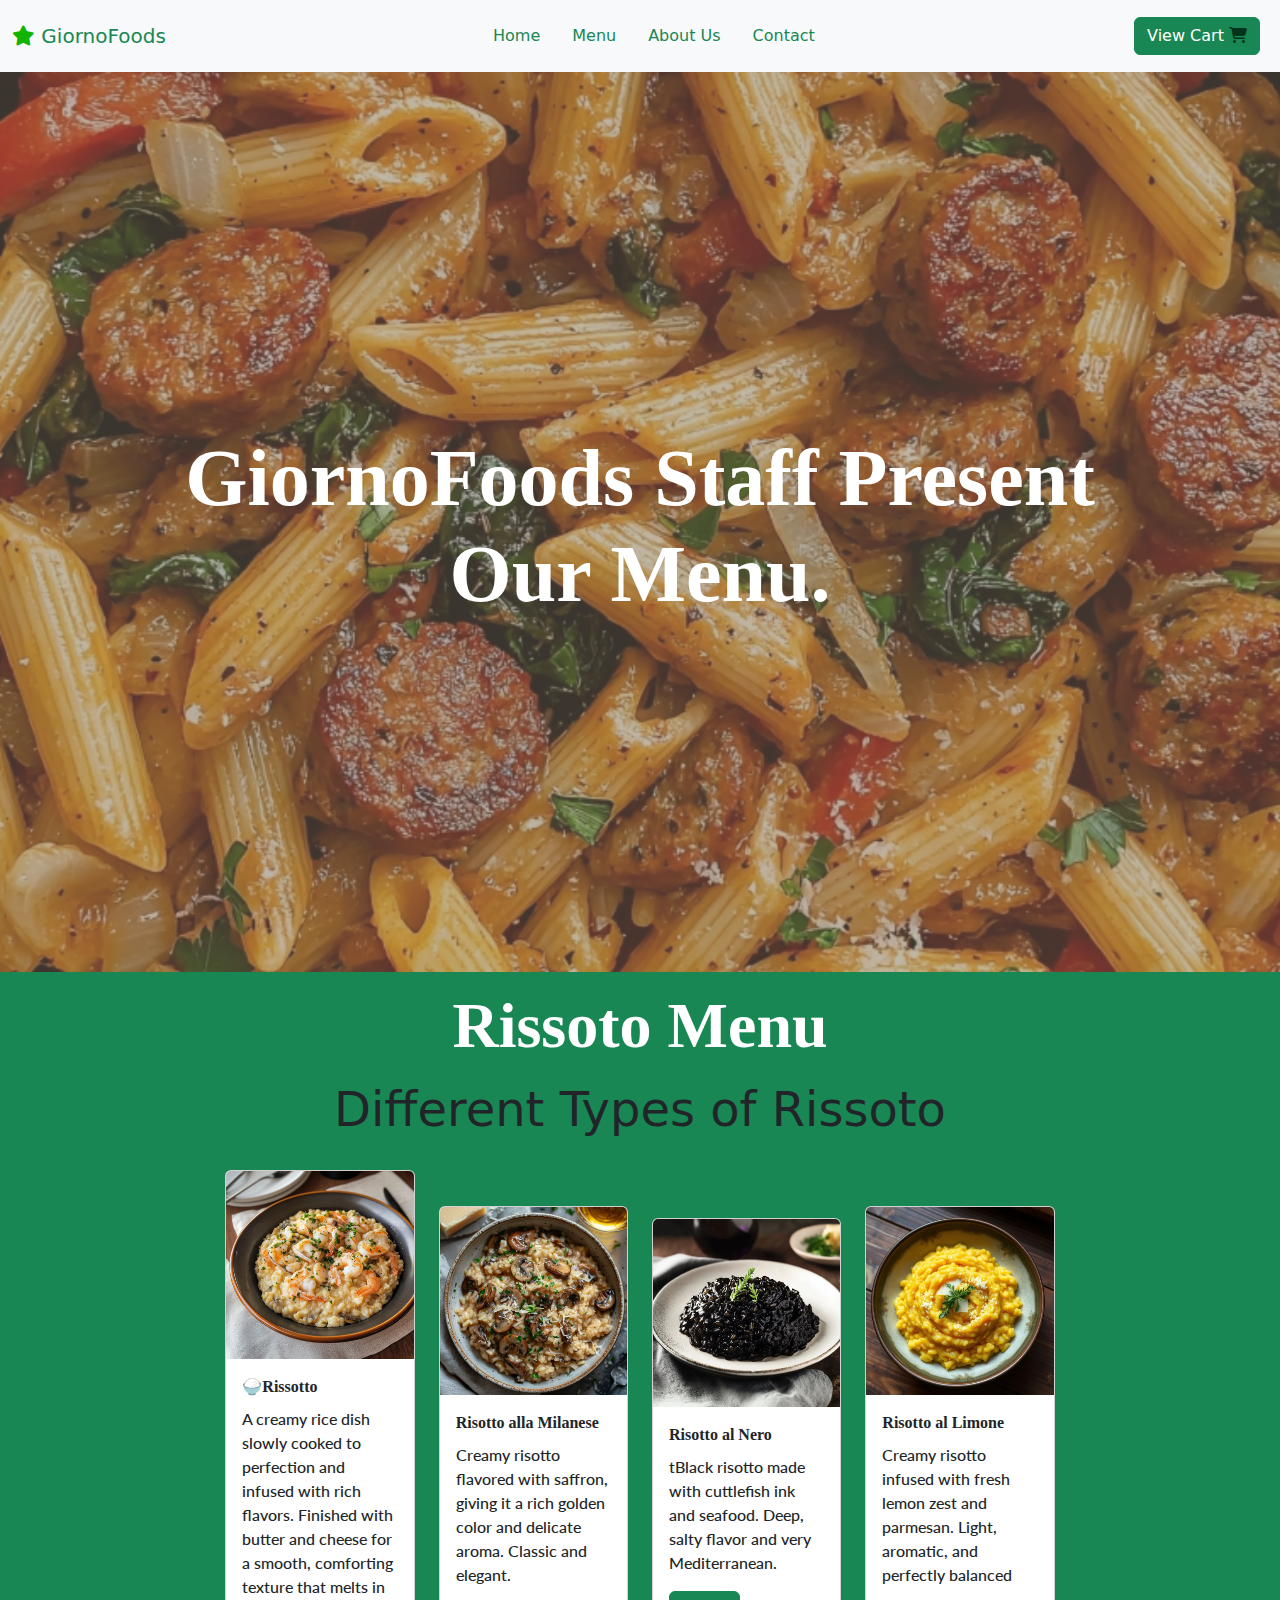
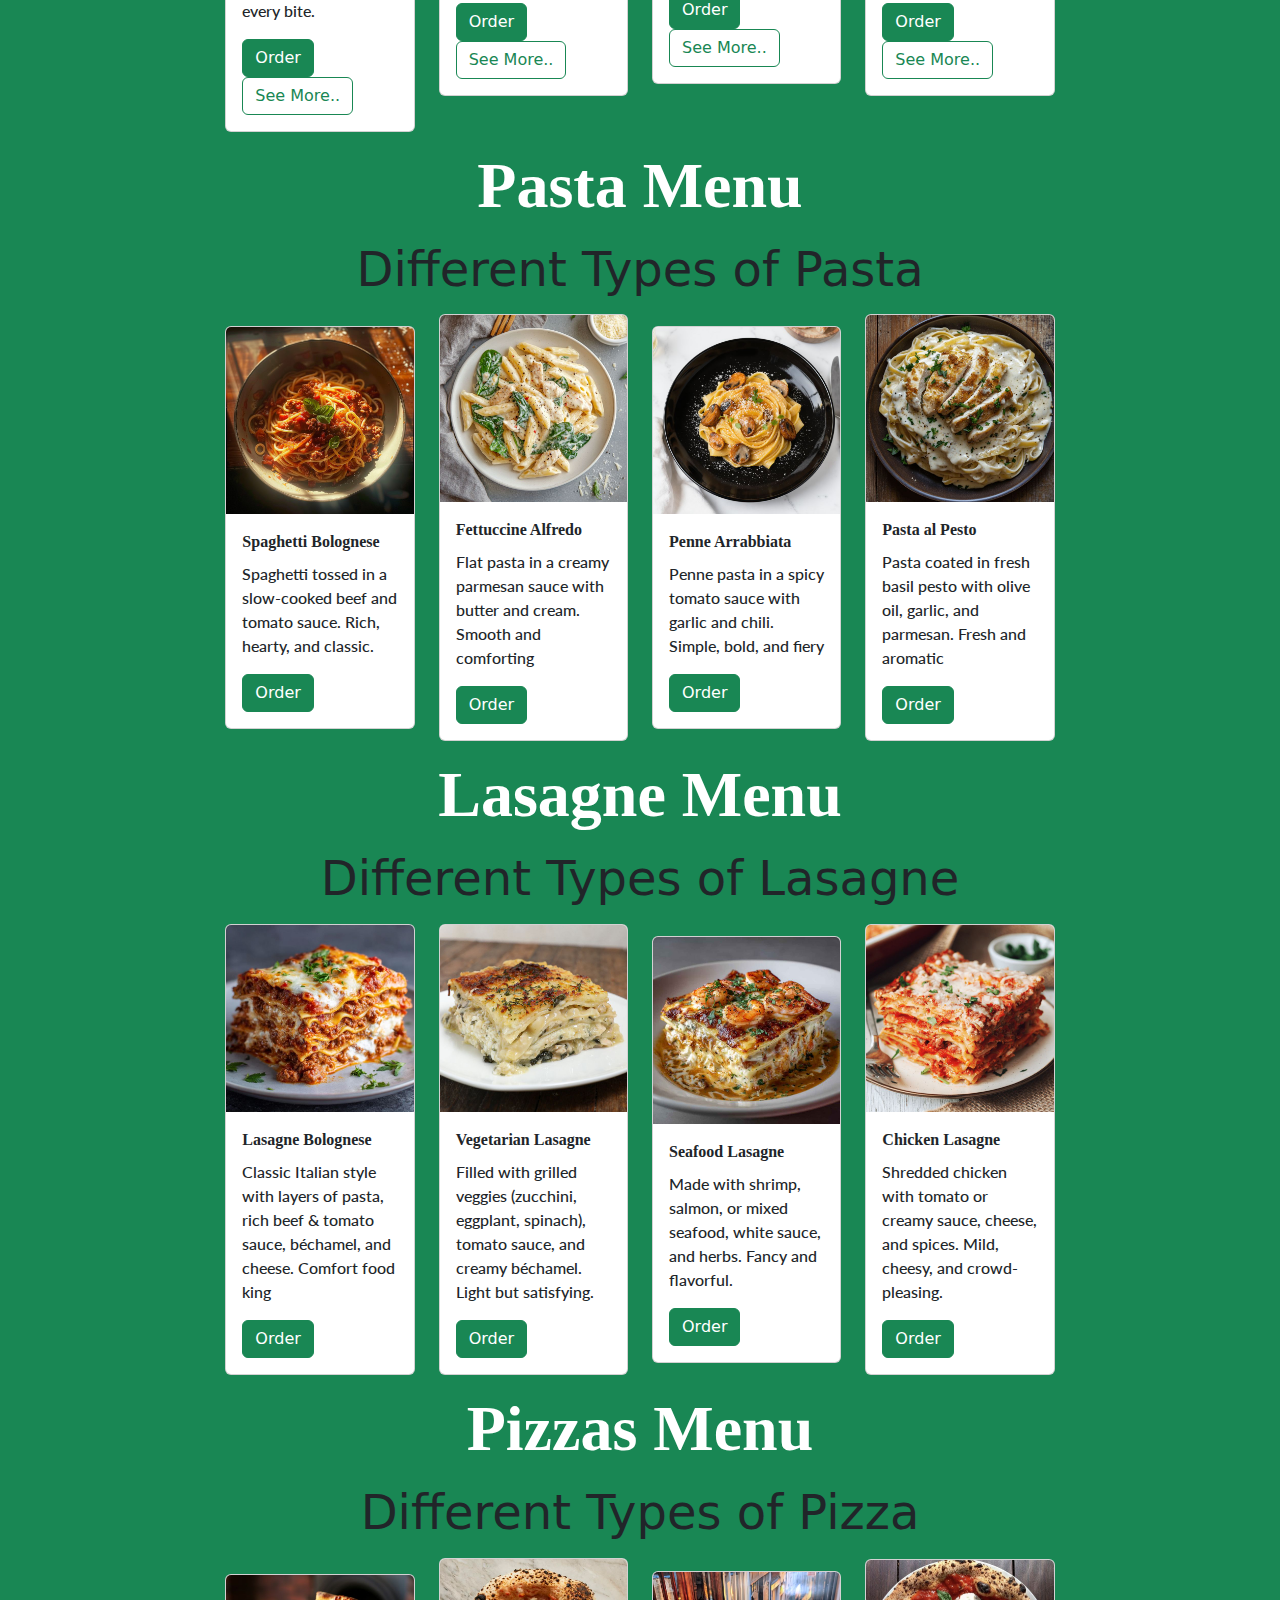
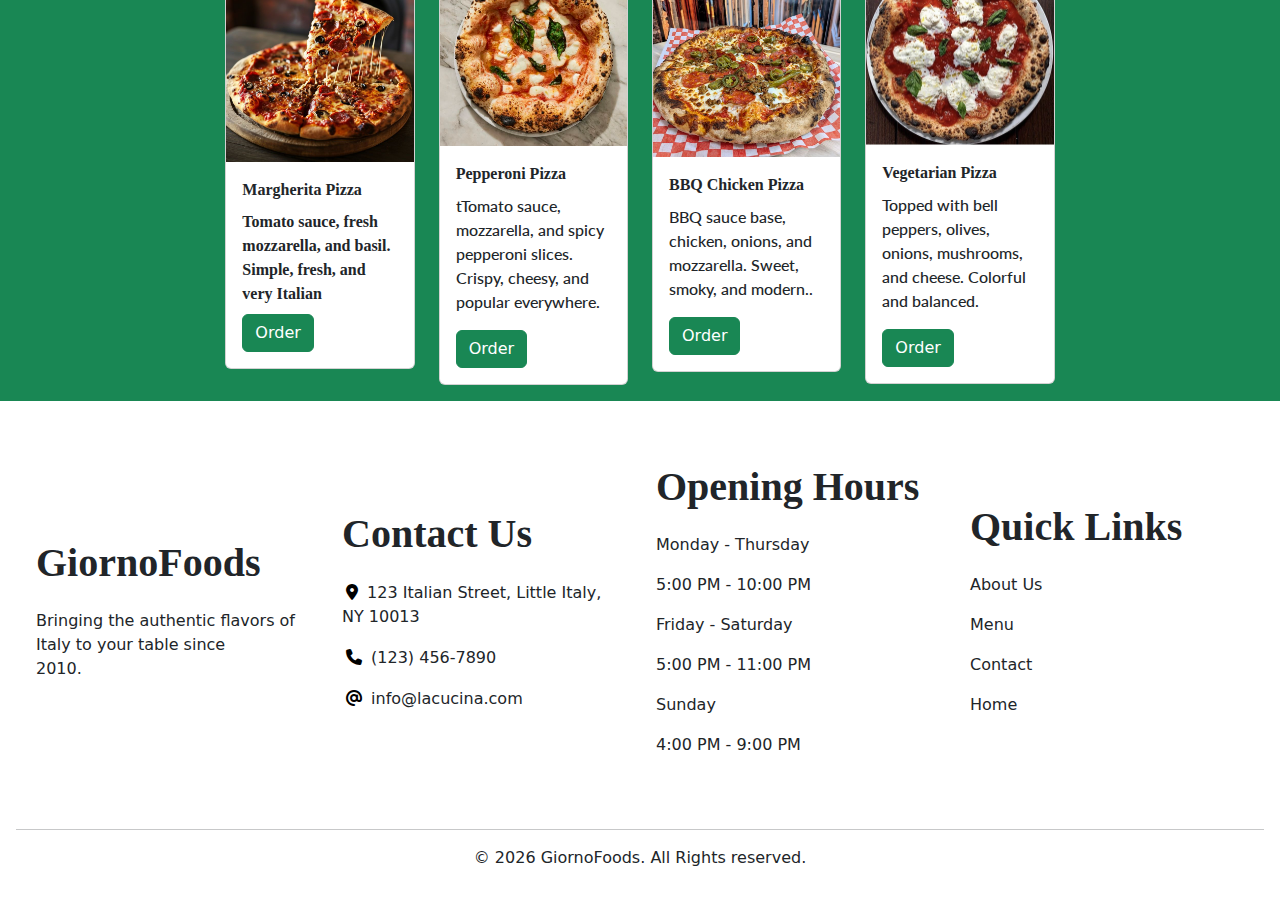
<file: Project Class/Menu.html>
<!DOCTYPE html>
<html lang="en">
<head>
    <meta charset="UTF-8">
    <meta name="viewport" content="width=device-width, initial-scale=1.0">
      <link href="https://cdn.jsdelivr.net/npm/bootstrap@5.3.2/dist/css/bootstrap.min.css" rel="stylesheet">
    <link rel="stylesheet" href="https://cdnjs.cloudflare.com/ajax/libs/font-awesome/6.5.1/css/all.min.css">
    <link rel="stylesheet" href="menu.css">
    <link rel="preconnect" href="https://fonts.googleapis.com">
    <link rel="preconnect" href="https://fonts.gstatic.com" crossorigin>
    <link href="https://fonts.googleapis.com/css2?family=Lato:ital,wght@0,100;0,300;0,400;0,700;0,900;1,100;1,300;1,400;1,700;1,900&display=swap" rel="stylesheet">
    <link rel="preconnect" href="https://fonts.gstatic.com" crossorigin>
    <title>GiornoFoods|Menu</title>
</head>
<body>
    <!-- same Nav from the first page -->
    <header>
        <nav class="navbar navbar-expand-sm navbar-light bg-light">
            <div class="container-fluid">
                <a href="#" class="navbar-brand body-txt text-success"><i class="fa-solid fa-star" style="color: #11b402;"></i> GiornoFoods</a>
                <button type="button" data-bs-toggle="collapse" data-bs-target="#navbar-menu" class="navbar-toggler">
                    <span class="navbar-toggler-icon"></span>
                </button>
                <div class="collapse navbar-collapse" id="navbar-menu">

                <ul class="navbar-nav m-auto">
                    <li class="nav-item body-txt"><a href="index.html"  class="nav-link text-success p-3 active">Home</a></li>
                    <li class="nav-item body-txt"><a href="Menu.html"  class="nav-link text-success p-3">Menu </a></li>
                    <li class="nav-item body-txt"><a href="AboutUs.html"  class="nav-link text-success p-3"> About Us</a></li>
                    <li class="nav-item body-txt"><a href="ContactUs.html"  class="nav-link text-success p-3">Contact </a></li>
                </ul>
                 <button class="btn btn-success m-2 body-txt" id="btn">  View Cart <i class="fa-solid fa-cart-shopping" style="color: #04351c;"></i></button>
                </div>
            </div>
        </nav>
    </header>
    <section class="s1">
        <div class="test"><p class="text-center display-1 text-white heading mt-4">GiornoFoods Staff Present <br> Our Menu. </p>
        </div>
        
    </section>

    <section class="bg-success">
        <!-- Rissoto -->
        <div class="container-fluid">
            <div class="row p-3">
                <div class="col">
                <p class="text-center text-white display-3 heading">Rissoto Menu</p>
                <p class="text-center  display-5">Different Types of Rissoto</p>
                </div>
            </div>
           <div class="row align-items-center justify-content-center">
                <div class="col-10 col-lg-2 mb-3">
                    <div class="card">
                        <img src="images/Rissoto4.jpeg" alt="" class="img-fluid card-img-top">
                        <div class="card-body">
                            <p class="card-title">🍚Rissotto</p>
                            <p class="card-text">A creamy rice dish slowly cooked to perfection and infused with rich flavors. Finished with butter and cheese for a smooth, comforting texture that melts in every bite.</p>
                            <button class="btn btn-success">Order</button>
                            <button class="btn btn-outline-success">See More..</button>
                        </div>
                    </div>
                </div>

                <div class="col-10  col-lg-2 mb-3 ">
                 <div class="card">
                     <img src="images/Rissoto1.jpeg" alt="" class="img-fluid card-img-top">
                     <div class="card-body">
                         <p class="card-title">Risotto alla Milanese</p>
                         <p class="card-text">Creamy risotto flavored with saffron, giving it a rich golden color and delicate aroma. Classic and elegant.</p>
                         <button class="btn btn-success">Order</button>
                         <button class="btn btn-outline-success">See More..</button>
                     </div>
                 </div>
                </div> 

                 <div class="col-10  col-lg-2 mb-3 ">
                     <div class="card">
                        <img src="images/Rissoto3.jpeg" alt="" class="img-fluid card-img-top">
                        <div class="card-body">
                            <p class="card-title"> Risotto al Nero</p>
                            <p class="card-text">tBlack risotto made with cuttlefish ink and seafood. Deep, salty flavor and very Mediterranean.</p>
                            <button class="btn btn-success">Order</button>
                            <button class="btn btn-outline-success">See More..</button>
                        </div>
                    </div>
                 </div> 
                   <div class="col-10 col-lg-2 mb-3">
                    <div class="card">
                        <img src="images/Rissoto2.jpeg" alt="" class="img-fluid card-img-top">
                        <div class="card-body">
                            <p class="card-title">Risotto al Limone</p>
                            <p class="card-text"> Creamy risotto infused with fresh lemon zest and parmesan. Light, aromatic, and perfectly balanced</p>
                            <button class="btn btn-success">Order</button>
                            <button class="btn btn-outline-success">See More..</button>
                        </div>
                    </div>
                </div>
            </div>
        </div>
        <!-- pasta -->
                <div class="container-fluid">
            <div class="row">
                <div class="col">
                <p class="text-center text-white display-3 heading">Pasta Menu</p>
                <p class="text-center  display-5">Different Types of Pasta</p>
                </div>
            </div>
           <div class="row align-items-center justify-content-center">
                <div class="col-10 col-lg-2 mb-3">
                    <div class="card">
                        <img src="images/Spaghetti Bolognese.jpeg" alt="" class="img-fluid card-img-top">
                        <div class="card-body">
                            <p class="card-title">Spaghetti Bolognese</p>
                            <p class="card-text">Spaghetti tossed in a slow-cooked beef and tomato sauce. Rich, hearty, and classic.</p>
                            <button class="btn btn-success">Order</button>
                        </div>
                    </div>
                </div>

                <div class="col-10  col-lg-2 mb-3 ">
                 <div class="card">
                     <img src="images/Creamy Parmesan Chicken & Spinach Alfredo with Penne.jpeg" alt="" class="img-fluid card-img-top">
                     <div class="card-body">
                         <p class="card-title">Fettuccine Alfredo</p>
                         <p class="card-text"> Flat pasta in a creamy parmesan sauce with butter and cream. Smooth and comforting</p>
                         <button class="btn btn-success">Order</button>
                     </div>
                 </div>
                </div> 

                 <div class="col-10  col-lg-2 mb-3 ">
                     <div class="card">
                        <img src="images/THE BEST Truffle Mushroom Tagliatelle Recipe.jpeg" alt="" class="img-fluid card-img-top">
                        <div class="card-body">
                            <p class="card-title"> Penne Arrabbiata</p>
                            <p class="card-text">Penne pasta in a spicy tomato sauce with garlic and chili. Simple, bold, and fiery</p>
                            <button class="btn btn-success">Order</button>
                        </div>
                    </div>
                 </div> 
                   <div class="col-10 col-lg-2 mb-3">
                    <div class="card">
                        <img src="images/Chicken Alfredo Recipe – From Scratch in 8 Easy Steps - Fresh Easy Recipes.jpeg" alt="" class="img-fluid card-img-top">
                        <div class="card-body">
                            <p class="card-title">Pasta al Pesto</p>
                            <p class="card-text">Pasta coated in fresh basil pesto with olive oil, garlic, and parmesan. Fresh and aromatic</p>
                            <button class="btn btn-success">Order</button>
                        </div>
                    </div>
                </div>
            </div>
        </div>
        <!-- Lasagne -->
                <div class="container-fluid">
            <div class="row">
                <div class="col">
                <p class="text-center text-white display-3 heading">Lasagne Menu</p>
                <p class="text-center  display-5">Different Types of Lasagne</p>
                </div>
            </div>
           <div class="row align-items-center justify-content-center">
                <div class="col-10 col-lg-2 mb-3">
                    <div class="card">
                        <img src="images/Lasagne.jpeg" alt="" class="img-fluid card-img-top">
                        <div class="card-body">
                            <p class="card-title">Lasagne Bolognese</p>
                            <p class="card-text">Classic Italian style with layers of pasta, rich beef & tomato sauce, béchamel, and cheese. Comfort food king</p>
                            <button class="btn btn-success">Order</button>
                        </div>
                    </div>
                </div>

                <div class="col-10  col-lg-2 mb-3 ">
                 <div class="card">
                     <img src="images/Chicken Lasagna.jpeg" alt="" class="img-fluid card-img-top">
                     <div class="card-body">
                         <p class="card-title">Vegetarian Lasagne</p>
                         <p class="card-text">Filled with grilled veggies (zucchini, eggplant, spinach), tomato sauce, and creamy béchamel. Light but satisfying.</p>
                         <button class="btn btn-success">Order</button>
                     </div>
                 </div>
                </div> 

                 <div class="col-10  col-lg-2 mb-3 ">
                     <div class="card">
                        <img src="images/Seafood Lasagna with Shrimp & Crab – Creamy, Decadent, and Flavor-Packed.jpeg" alt="" class="img-fluid card-img-top">
                        <div class="card-body">
                            <p class="card-title"> Seafood Lasagne</p>
                            <p class="card-text">Made with shrimp, salmon, or mixed seafood, white sauce, and herbs. Fancy and flavorful.</p>
                            <button class="btn btn-success">Order</button>
                        </div>
                    </div>
                 </div> 
                   <div class="col-10 col-lg-2 mb-3">
                    <div class="card">
                        <img src="images/The Best Vegan Lasagna - Plantifully Based.jpeg" alt="" class="img-fluid card-img-top">
                        <div class="card-body">
                            <p class="card-title">Chicken Lasagne</p>
                            <p class="card-text">Shredded chicken with tomato or creamy sauce, cheese, and spices. Mild, cheesy, and crowd-pleasing.</p>
                            <button class="btn btn-success">Order</button>
                            
                        </div>
                    </div>
                </div>
            </div>
        </div>
        <!-- Pizzas -->
        <div class="container-fluid">
            <div class="row">
                <div class="col">
                <p class="text-center text-white display-3 heading">Pizzas Menu</p>
                <p class="text-center  display-5">Different Types of Pizza</p>
                </div>
            </div>
           <div class="row align-items-center justify-content-center">
                <div class="col-10 col-lg-2 mb-3">
                    <div class="card">
                        <img src="images/Delicious Pizza.jpeg" alt="" class="img-fluid card-img-top">
                        <div class="card-body">
                            <p class="card-title">Margherita Pizza</p>
                            <p class="card-title">Tomato sauce, fresh mozzarella, and basil. Simple, fresh, and very Italian</p>
                            <button class="btn btn-success">Order</button>
                        </div>
                    </div>
                </div>

                <div class="col-10  col-lg-2 mb-3 ">
                 <div class="card">
                     <img src="images/The Little Italian Pizza Nonprofit That Could.jpeg" alt="" class="img-fluid card-img-top">
                     <div class="card-body">
                         <p class="card-title">Pepperoni Pizza</p>
                         <p class="card-text">tTomato sauce, mozzarella, and spicy pepperoni slices. Crispy, cheesy, and popular everywhere.</p>
                         <button class="btn btn-success">Order</button>
                     </div>
                 </div>
                </div> 

                <div class="col-10  col-lg-2 mb-3 ">
                     <div class="card ">
                        <img src="images/diavollo.jpeg" alt="" class="img-fluid card-img-top">
                        <div class="card-body">
                            <p class="card-title"> BBQ Chicken Pizza</p>
                            <p class="card-text">BBQ sauce base, chicken, onions, and mozzarella. Sweet, smoky, and modern..</p>
                            <button class="btn btn-success">Order</button>
                        </div>
                    </div> 
                </div>

                <div class="col-10  col-lg-2 mb-3 ">
                     <div class="card ">
                        <img src="images/pizza.jpg" alt="" class="img-fluid card-img-top">
                        <div class="card-body">
                            <p class="card-title"> Vegetarian Pizza</p>
                            <p class="card-text">Topped with bell peppers, olives, onions, mushrooms, and cheese. Colorful and balanced.</p>
                            <button class="btn btn-success">Order</button>
                        </div>
                    </div> 
                </div>
        </div>
    </section>

<!-- also the same footer -->
    <footer class="c2">
        <div class="container-fluid p-3">
            <div class="row align-items-center p-3 ">
                <div class="col-md col-12 p-3">
                    <p class="heading fs-1">GiornoFoods</p>
                    <p class="body-txt">Bringing the authentic flavors of Italy to your table since <br> 2010.</p>
                </div>
                <div class="col-md col-12 p-3">
                    <p class="heading fs-1">Contact Us</p>
                    <p class="body-txt "><i class="fa-solid fa-location-dot p-1" style="color: #000000;" ></i>  123 Italian Street, Little Italy, NY 10013</p>
                    <p class="body-txt "><i class="fa-solid fa-phone p-1" style="color: #000000;"></i> (123) 456-7890</p>
                    <p class="body-txt "><i class="fa-solid fa-at p-1" style="color: #000000;"></i> info@lacucina.com</p>
                </div>
                <div class="col-md col-12 p-4">
                    <p class="heading fs-1">Opening Hours</p>
                    <p class="body-txt ">Monday - Thursday</p>
                    <p class="body-txt ">5:00 PM - 10:00 PM</p>
                    <p class="body-txt ">Friday - Saturday</p>
                    <p class="body-txt ">5:00 PM - 11:00 PM</p>
                    <p class="body-txt ">Sunday</p>
                    <p class="body-txt ">4:00 PM - 9:00 PM</p>
                </div>
                <div class="col-md col-12 p-3">
                    <p class="heading fs-1">Quick Links</p>
                    <p class="body-txt">About Us</p>
                    <p class="body-txt">Menu</p>
                    <p class="body-txt">Contact</p>
                    <p class="body-txt">Home</p>
                </div>
            </div>
            <hr>
            <div class="d-flex justify-content-center">
                <p> © 2026 GiornoFoods. All Rights reserved.</p>
            </div>
        </div>
     </footer>
     <!-- Bootsrap JS -->
    <script src="https://cdn.jsdelivr.net/npm/bootstrap@5.3.8/dist/js/bootstrap.bundle.min.js" integrity="sha384-FKyoEForCGlyvwx9Hj09JcYn3nv7wiPVlz7YYwJrWVcXK/BmnVDxM+D2scQbITxI" crossorigin="anonymous"></script>
</body>
</html>
</file>
<file: Project Class/style.css>
html,body{
    overflow-x: hidden;
}
*{
    margin: 0;
    padding: 0;
    box-sizing: border-box;
}
body{
    width: 100%;
    height: 100vh;
    background-color: rgba(248, 248, 213, 0.986);
}
.Size{
    height: 400px;
    width:  700px;

}
.size{
    height: 300px;
    width: 300px;
}
.nav{
    position: sticky;
}
.C1{
    background-color: rgba(248, 248, 213, 0.986);
}
.card{
    cursor: pointer;
    transition: all .4s;
}
.card:hover{
    transform: scale(1.1);
    box-shadow: 3px 1px 5px rgba(3, 5, 3, 0.685);
    z-index: 1000;
    transform: rotateY(18deg);
}
.card-title{
  font-family: "Playfair", serif;
  font-optical-sizing: auto;
  font-weight: 700;
  font-style: normal;
  font-variation-settings:
    "wdth" 100;
}
.card-text{
    font-family: "Lato", sans-serif;
    font-weight: 500;
    font-style: normal;
}
.body-txt{
    font-family: "Lato", sans-serif;
    font-weight: 500;
    font-style: normal;
}
.heading{
  font-family: "Playfair", serif;
  font-optical-sizing: auto;
  font-weight: 700;
  font-style: normal;
  font-variation-settings:
    "wdth" 100;
}
.c2{
    background-color: rgba(199, 199, 158, 0.986);
}
.bg{
    background-color: rgba(170, 170, 146, 0.24);
    border: .5px solid black;
}
.Bg{
    background-color: rgba(236, 236, 203, 0.24);
    border: .5px solid black;
}
.star{
    color: rgb(219, 206, 190);
    cursor: pointer;
}
.morpho{
    height: 200px;
    width: 400px;
    object-fit: cover;
}
</file>
<file: Project Class/menu.css>
*{
    margin: 0;
    padding: 0;
    box-sizing: border-box;
}
.s1{
    width: 100%;
    height: 100vh;
    background-image: url(images/test.png);
    background-repeat: no-repeat;
    background-position: center;
    background-size: cover;
    z-index: 0;
}
.card{
    cursor: pointer;
    transition: all .4s;
}
.card:hover{
    transform: scale(1.1);
    box-shadow: 3px 1px 5px rgba(3, 5, 3, 0.685);
    z-index: 1000;
}
.card-title{
  font-family: "Playfair", serif;
  font-optical-sizing: auto;
  font-weight: 700;
  font-style: normal;
  font-variation-settings:
    "wdth" 100;
}
.card-text{
    font-family: "Lato", sans-serif;
    font-weight: 500;
    font-style: normal;
}
.test{
    width: 100%;
    height: 100vh;
    background-color: rgba(122, 111, 97, 0.479);
    display: flex;
    justify-content: center;
    align-items: center;
}

.heading{
  font-family: "Playfair", serif;
  font-optical-sizing: auto;
  font-weight: 700;
  font-style: normal;
  font-variation-settings:
    "wdth" 100;
}
</file>
